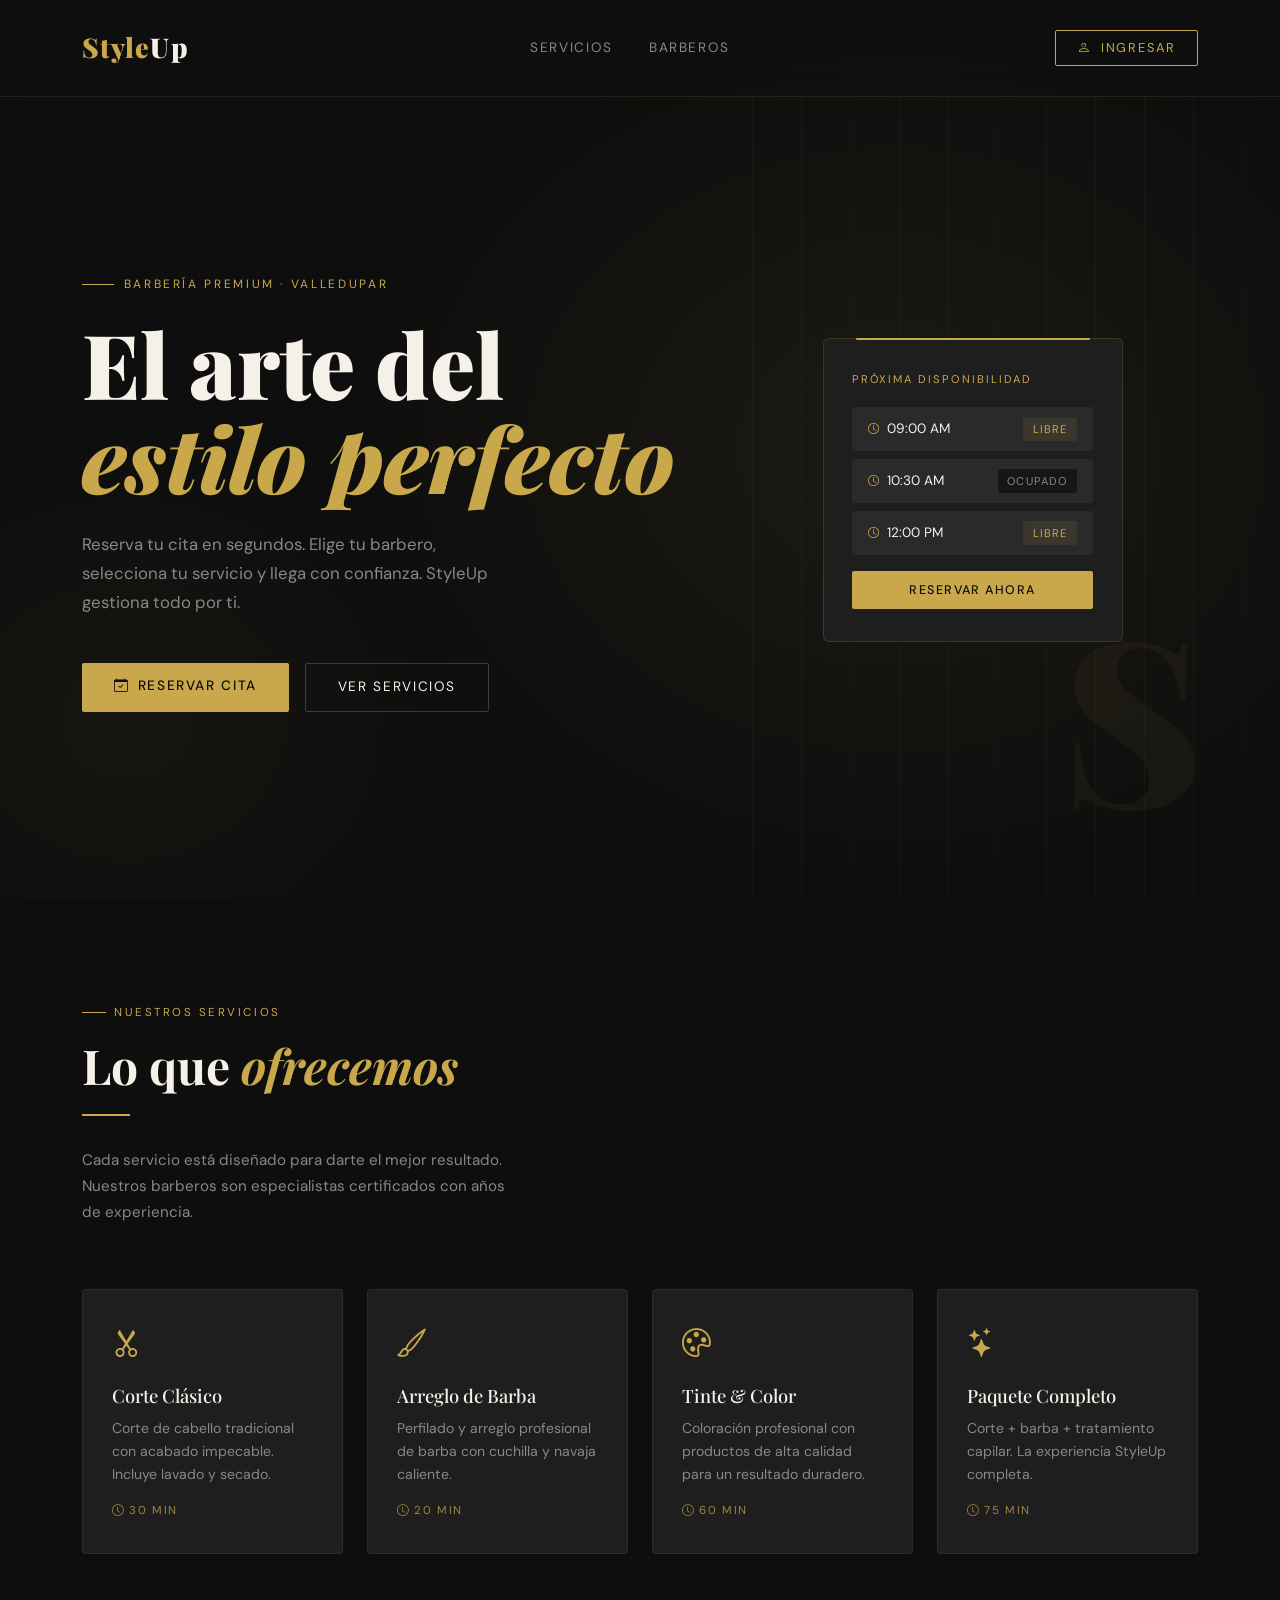
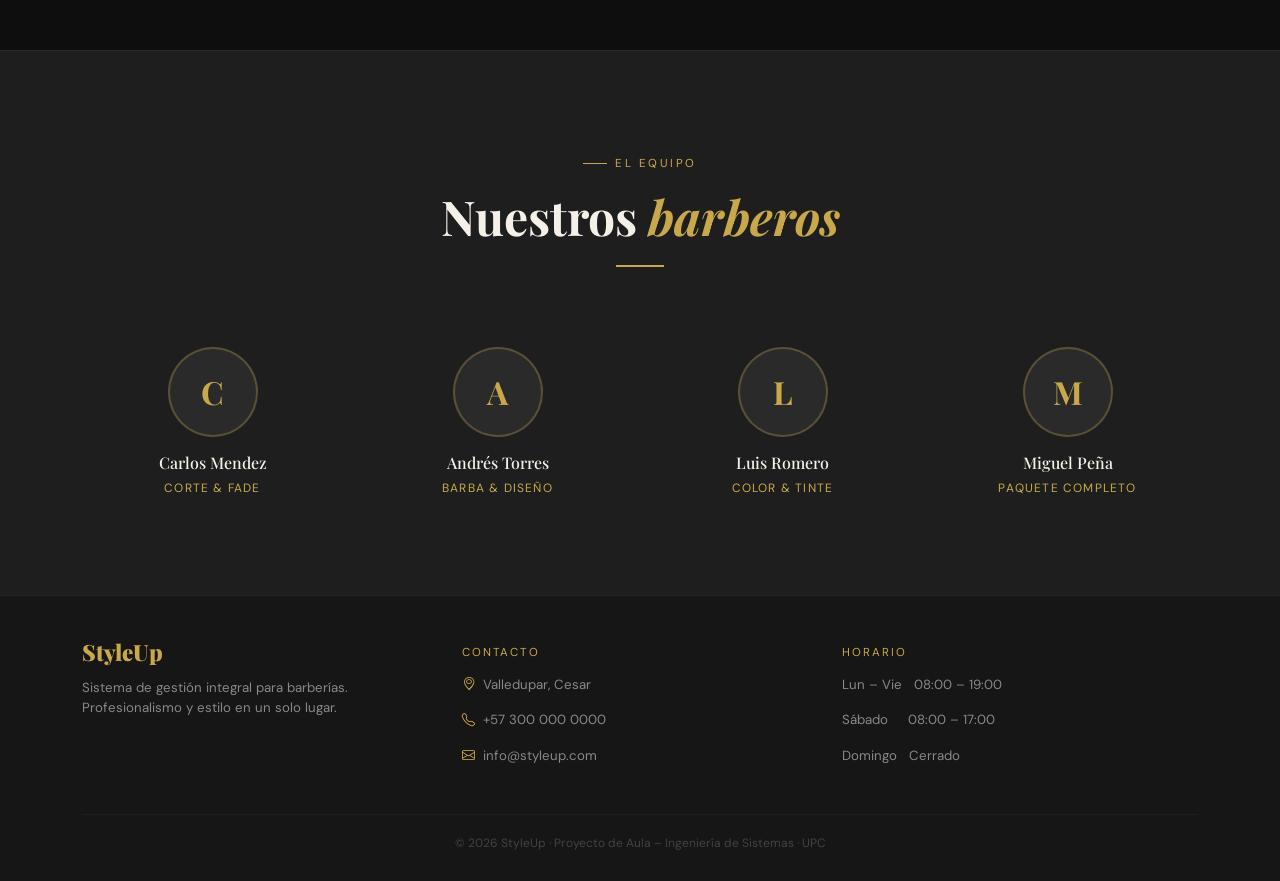
<file: index.html>
<!DOCTYPE html>
<html lang="es">
<head>
  <meta charset="UTF-8" />
  <meta name="viewport" content="width=device-width, initial-scale=1.0"/>
  <title>StyleUp – Barbería Premium</title>

  <!-- Bootstrap 5 -->
  <link href="https://cdn.jsdelivr.net/npm/bootstrap@5.3.3/dist/css/bootstrap.min.css" rel="stylesheet"/>
  <!-- Iconos de Bootstrap -->
  <link href="https://cdn.jsdelivr.net/npm/bootstrap-icons@1.11.3/font/bootstrap-icons.min.css" rel="stylesheet"/>
  <!-- Fuentes de Google -->
  <link href="https://fonts.googleapis.com/css2?family=Playfair+Display:wght@700;900&family=DM+Sans:wght@300;400;500&display=swap" rel="stylesheet"/>
  <!-- Nuestros estilos -->
  <link rel="stylesheet" href="estilos.css"/>
</head>
<body>

<!--NAVBAR -->
<nav class="navbar navbar-expand-lg" id="navPrincipal">
  <div class="container">
    <a class="navbar-brand" href="#">Style<span>Up</span></a>
    <button class="navbar-toggler border-0" type="button" data-bs-toggle="collapse" data-bs-target="#menuNav">
      <i class="bi bi-list text-light fs-4"></i>
    </button>
    <div class="collapse navbar-collapse" id="menuNav">
      <ul class="navbar-nav mx-auto gap-1">
        <li class="nav-item"><a class="nav-link" href="#servicios">Servicios</a></li>
        <li class="nav-item"><a class="nav-link" href="#barberos">Barberos</a></li>
      </ul>
      <div class="d-flex gap-2">
        <button class="btn-nav" data-bs-toggle="modal" data-bs-target="#modalLogin">
          <i class="bi bi-person me-1"></i> Ingresar
        </button>
      </div>
    </div>
  </div>
</nav>

<!-- HERO -->
<section class="hero" id="inicio">
  <div class="hero-lineas"></div>
  <div class="hero-letra">S</div>
  <div class="container position-relative" style="z-index:2">
    <div class="row align-items-center">
      <div class="col-lg-7">
        <div class="hero-etiqueta">Barbería Premium · Valledupar</div>
        <h1 class="hero-titulo">
          El arte del<br/>
          <span class="acento">estilo perfecto</span>
        </h1>
        <p class="hero-descripcion">
          Reserva tu cita en segundos. Elige tu barbero, selecciona tu servicio
          y llega con confianza. StyleUp gestiona todo por ti.
        </p>
        <div class="hero-botones">
          <a href="#" class="btn-principal" data-bs-toggle="modal" data-bs-target="#modalLogin">
            <i class="bi bi-calendar-check me-2"></i>Reservar cita
          </a>
          <a href="#servicios" class="btn-contorno">Ver servicios</a>
        </div>
      </div>
      <div class="col-lg-5 d-none d-lg-flex justify-content-center">
        <div style="background:var(--oscuro3);border:1px solid rgba(201,168,76,.18);border-radius:6px;padding:2rem 1.8rem;width:300px;animation:subirFadeIn 1s .8s ease both;position:relative;">
          <div style="position:absolute;top:-1px;left:2rem;right:2rem;height:2px;background:var(--dorado);border-radius:2px;"></div>
          <p style="font-size:.7rem;letter-spacing:.18em;text-transform:uppercase;color:var(--dorado);margin-bottom:1.2rem;">Próxima disponibilidad</p>
          <div class="d-flex flex-column gap-2">
            <div style="background:var(--medio);border-radius:3px;padding:.65rem 1rem;display:flex;justify-content:space-between;align-items:center;">
              <span style="font-size:.85rem;color:var(--claro);"><i class="bi bi-clock me-2" style="color:var(--dorado);font-size:.7rem;"></i>09:00 AM</span>
              <span style="font-size:.7rem;letter-spacing:.1em;text-transform:uppercase;color:var(--dorado);background:rgba(201,168,76,.1);padding:.2rem .6rem;border-radius:2px;">Libre</span>
            </div>
            <div style="background:var(--medio);border-radius:3px;padding:.65rem 1rem;display:flex;justify-content:space-between;align-items:center;">
              <span style="font-size:.85rem;color:var(--claro);"><i class="bi bi-clock me-2" style="color:var(--dorado);font-size:.7rem;"></i>10:30 AM</span>
              <span style="font-size:.7rem;letter-spacing:.1em;text-transform:uppercase;color:var(--gris);background:var(--oscuro2);padding:.2rem .6rem;border-radius:2px;">Ocupado</span>
            </div>
            <div style="background:var(--medio);border-radius:3px;padding:.65rem 1rem;display:flex;justify-content:space-between;align-items:center;">
              <span style="font-size:.85rem;color:var(--claro);"><i class="bi bi-clock me-2" style="color:var(--dorado);font-size:.7rem;"></i>12:00 PM</span>
              <span style="font-size:.7rem;letter-spacing:.1em;text-transform:uppercase;color:var(--dorado);background:rgba(201,168,76,.1);padding:.2rem .6rem;border-radius:2px;">Libre</span>
            </div>
          </div>
          <a href="#reservar" class="btn-principal d-block text-center mt-3" style="font-size:.78rem;padding:.6rem;">Reservar ahora</a>
        </div>
      </div>
    </div>
  </div>
</section>


<!-- SERVICIOS  -->
<section class="seccion" id="servicios">
  <div class="container">
    <div class="row mb-5">
      <div class="col-lg-5">
        <div class="seccion-etiqueta">Nuestros servicios</div>
        <h2 class="seccion-titulo">Lo que <span class="acento">ofrecemos</span></h2>
        <div class="separador-dorado"></div>
        <p class="seccion-subtitulo">Cada servicio está diseñado para darte el mejor resultado. Nuestros barberos son especialistas certificados con años de experiencia.</p>
      </div>
    </div>
    <div class="row g-4">
      <div class="col-md-6 col-lg-3">
        <div class="tarjeta-servicio">
          <i class="bi bi-scissors icono"></i>
          <h5>Corte Clásico</h5>
          <p>Corte de cabello tradicional con acabado impecable. Incluye lavado y secado.</p>
          <span class="tiempo-servicio"><i class="bi bi-clock me-1"></i>30 min</span>
        </div>
      </div>
      <div class="col-md-6 col-lg-3">
        <div class="tarjeta-servicio">
          <i class="bi bi-brush icono"></i>
          <h5>Arreglo de Barba</h5>
          <p>Perfilado y arreglo profesional de barba con cuchilla y navaja caliente.</p>
          <span class="tiempo-servicio"><i class="bi bi-clock me-1"></i>20 min</span>
        </div>
      </div>
      <div class="col-md-6 col-lg-3">
        <div class="tarjeta-servicio">
          <i class="bi bi-palette icono"></i>
          <h5>Tinte & Color</h5>
          <p>Coloración profesional con productos de alta calidad para un resultado duradero.</p>
          <span class="tiempo-servicio"><i class="bi bi-clock me-1"></i>60 min</span>
        </div>
      </div>
      <div class="col-md-6 col-lg-3">
        <div class="tarjeta-servicio">
          <i class="bi bi-stars icono"></i>
          <h5>Paquete Completo</h5>
          <p>Corte + barba + tratamiento capilar. La experiencia StyleUp completa.</p>
          <span class="tiempo-servicio"><i class="bi bi-clock me-1"></i>75 min</span>
        </div>
      </div>
    </div>
  </div>
</section>

<!-- BARBEROS  -->
<section class="seccion" id="barberos" style="background:var(--oscuro3);border-top:1px solid rgba(201,168,76,.08);">
  <div class="container">
    <div class="row mb-5">
      <div class="col text-center">
        <div class="seccion-etiqueta justify-content-center">El equipo</div>
        <h2 class="seccion-titulo">Nuestros <span class="acento">barberos</span></h2>
        <div class="separador-dorado mx-auto"></div>
      </div>
    </div>
    <div class="row g-4 justify-content-center">
      <div class="col-6 col-md-3">
        <div class="tarjeta-barbero">
          <div class="avatar-barbero">C</div>
          <h6>Carlos Mendez</h6>
          <small>Corte & Fade</small>
        </div>
      </div>
      <div class="col-6 col-md-3">
        <div class="tarjeta-barbero">
          <div class="avatar-barbero">A</div>
          <h6>Andrés Torres</h6>
          <small>Barba & Diseño</small>
        </div>
      </div>
      <div class="col-6 col-md-3">
        <div class="tarjeta-barbero">
          <div class="avatar-barbero">L</div>
          <h6>Luis Romero</h6>
          <small>Color & Tinte</small>
        </div>
      </div>
      <div class="col-6 col-md-3">
        <div class="tarjeta-barbero">
          <div class="avatar-barbero">M</div>
          <h6>Miguel Peña</h6>
          <small>Paquete Completo</small>
        </div>
      </div>
    </div>
  </div>
</section>

<!-- MODAL DE INICIO DE SESIÓN -->
<div class="modal fade" id="modalLogin" tabindex="-1">
  <div class="modal-dialog modal-dialog-centered">
    <div class="modal-content">
      <div class="modal-header">
        <h5 class="modal-title">
          <i class="bi bi-person-circle me-2" style="font-size:1.1rem;"></i>Iniciar sesión
        </h5>
        <button type="button" class="btn-close" data-bs-dismiss="modal"></button>
      </div>
      <div class="modal-body">
        <div class="mb-3">
          <label class="etiqueta-campo">Correo electrónico</label>
          <input type="email" class="campo-formulario" placeholder="correo@ejemplo.com"/>
        </div>
        <div class="mb-4">
          <label class="etiqueta-campo">Contraseña</label>
          <input type="password" class="campo-formulario" placeholder="••••••••"/>
        </div>
        <a href="dashboard.html" class="btn-principal w-100 d-block text-center" style="border-radius:3px;">Entrar</a>
        <p style="text-align:center;font-size:.78rem;color:var(--gris);margin-top:1.2rem;">
          ¿No tienes cuenta? <a href="#" data-bs-dismiss="modal" data-bs-toggle="modal" data-bs-target="#modalRegistro" style="color:var(--dorado);text-decoration:none;">Regístrate aquí</a>
        </p>
      </div>
    </div>
  </div>
</div>

<!-- MODAL DE REGISTRO -->
<div class="modal fade" id="modalRegistro" tabindex="-1">
  <div class="modal-dialog modal-dialog-centered">
    <div class="modal-content">
      <div class="modal-header">
        <h5 class="modal-title">
          <i class="bi bi-person-plus me-2" style="font-size:1.1rem;"></i>
          Crear cuenta
        </h5>
        <button type="button" class="btn-close" data-bs-dismiss="modal"></button>
      </div>
      <div class="modal-body">
        <div class="mb-3">
          <label class="etiqueta-campo">Nombre completo</label>
          <input type="text" class="campo-formulario" placeholder="Tu nombre"/>
        </div>
        <div class="mb-3">
          <label class="etiqueta-campo">Teléfono / Cédula</label>
          <input type="text" class="campo-formulario" placeholder="Número de contacto"/>
        </div>
        <div class="mb-3">
          <label class="etiqueta-campo">Correo electrónico</label>
          <input type="email" class="campo-formulario" placeholder="correo@ejemplo.com"/>
        </div>
        <div class="mb-4">
          <label class="etiqueta-campo">Contraseña</label>
          <input type="password" class="campo-formulario" placeholder="••••••••"/>
        </div>
        <button class="btn-principal w-100" style="text-align:center;border-radius:3px;">
          <i class="bi bi-person-check me-2"></i>Registrarse
        </button>
        <p style="text-align:center;font-size:.78rem;color:var(--gris);margin-top:1.2rem;">
          ¿Ya tienes cuenta?
          <a href="#" data-bs-dismiss="modal" data-bs-toggle="modal"
             data-bs-target="#modalLogin"
             style="color:var(--dorado);text-decoration:none;">Inicia sesión</a>
        </p>
      </div>
    </div>
  </div>
</div>

<!-- PIE DE PÁGINA -->
<footer>
  <div class="container">
    <div class="row g-4">
      <div class="col-md-4">
        <div class="marca">StyleUp</div>
        <p>Sistema de gestión integral para barberías. Profesionalismo y estilo en un solo lugar.</p>
      </div>
      <div class="col-md-4">
        <p style="font-size:.72rem;letter-spacing:.18em;text-transform:uppercase;color:var(--dorado);margin-bottom:.8rem;">
          Contacto
        </p>
        <p><i class="bi bi-geo-alt me-2" style="color:var(--dorado);"></i>Valledupar, Cesar</p>
        <p><i class="bi bi-telephone me-2" style="color:var(--dorado);"></i>+57 300 000 0000</p>
        <p><i class="bi bi-envelope me-2" style="color:var(--dorado);"></i><a href="mailto:info@styleup.com" style="color:var(--gris);text-decoration:none;">info@styleup.com</a></p>
      </div>
      <div class="col-md-4">
        <p style="font-size:.72rem;letter-spacing:.18em;text-transform:uppercase;color:var(--dorado);margin-bottom:.8rem;">
          Horario
        </p>
        <p>Lun – Vie &nbsp; 08:00 – 19:00</p>
        <p>Sábado &nbsp;&nbsp;&nbsp; 08:00 – 17:00</p>
        <p>Domingo &nbsp; Cerrado</p>
      </div>
    </div>
    <div class="derechos">
      © 2026 StyleUp · Proyecto de Aula – Ingeniería de Sistemas · UPC
    </div>
  </div>
</footer>

<!-- Bootstrap JS -->
<script src="https://cdn.jsdelivr.net/npm/bootstrap@5.3.3/dist/js/bootstrap.bundle.min.js"></script>
<script src="script.js"></script>
</body>
</html>
</file>
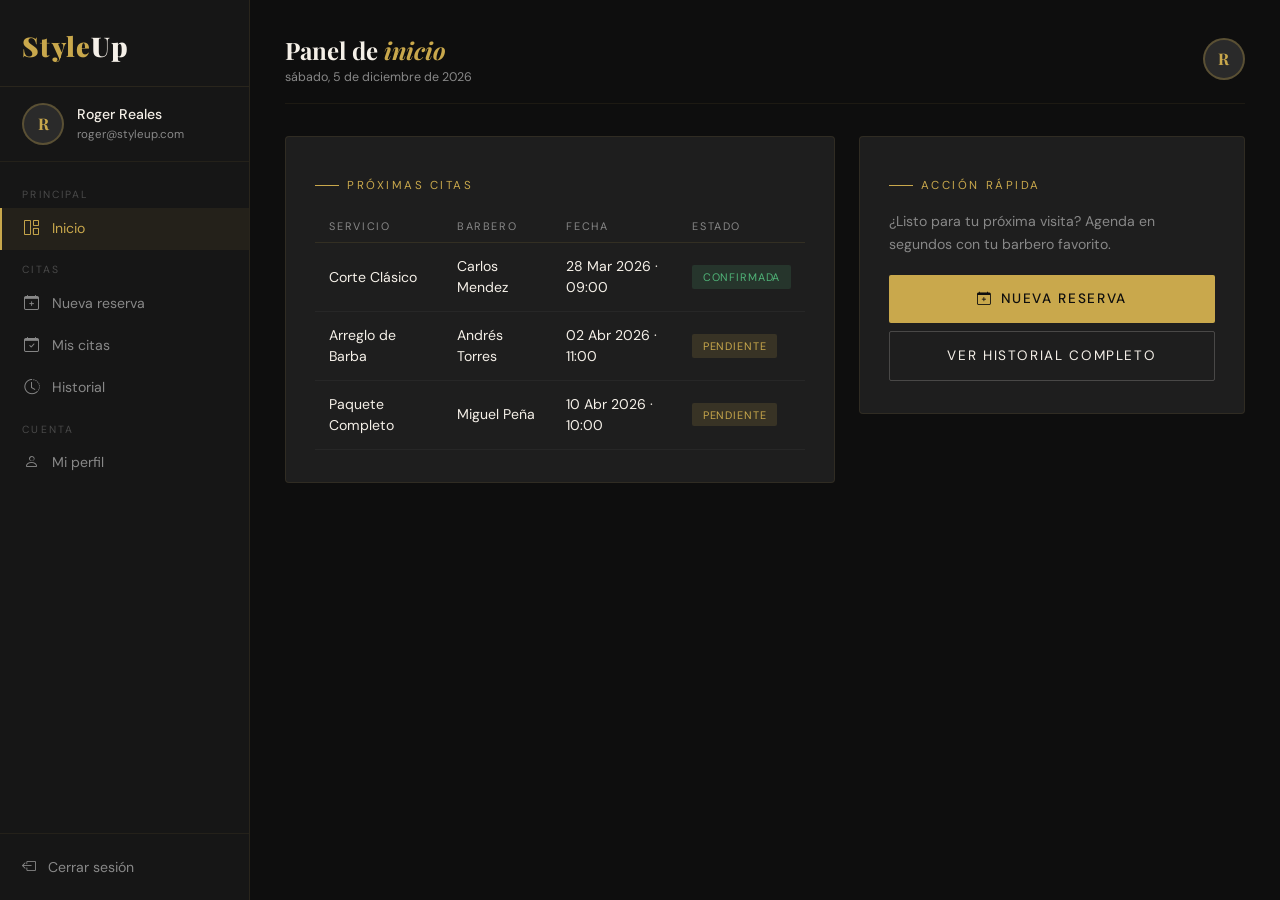
<file: dashboard.html>
<!DOCTYPE html>
<html lang="es">
<head>
  <meta charset="UTF-8"/>
  <meta name="viewport" content="width=device-width, initial-scale=1.0"/>
  <title>StyleUp – Mi Cuenta</title>
  <link href="https://cdn.jsdelivr.net/npm/bootstrap@5.3.3/dist/css/bootstrap.min.css" rel="stylesheet"/>
  <link href="https://cdn.jsdelivr.net/npm/bootstrap-icons@1.11.3/font/bootstrap-icons.min.css" rel="stylesheet"/>
  <link href="https://fonts.googleapis.com/css2?family=Playfair+Display:wght@700;900&family=DM+Sans:wght@300;400;500&display=swap" rel="stylesheet"/>
  <link rel="stylesheet" href="estilos.css"/>
  <link rel="stylesheet" href="dashboard.css"/>
</head>
<body>

<div class="overlay-sidebar" id="overlay" onclick="cerrarSidebar()"></div>

<!-- ══ SIDEBAR ══ -->
<aside class="sidebar" id="sidebar">

  <div class="sidebar-header">
    <a class="navbar-brand" href="index.html">Style<span>Up</span></a>
  </div>

  <div class="sidebar-usuario">
    <!-- Inicial y datos del usuario se inyectan desde usuarioActual en script.js -->
    <div class="avatar-barbero" style="width:42px;height:42px;font-size:1rem;margin:0;flex-shrink:0;" id="avatarSidebar"></div>
    <div style="overflow:hidden;">
      <div style="font-size:.88rem;font-weight:500;color:var(--claro);white-space:nowrap;overflow:hidden;text-overflow:ellipsis;" id="nombreSidebar"></div>
      <div style="font-size:.72rem;color:var(--gris);white-space:nowrap;overflow:hidden;text-overflow:ellipsis;" id="emailSidebar"></div>
    </div>
  </div>

  <nav class="sidebar-nav">
    <div class="nav-seccion-label">Principal</div>
    <div class="nav-item-dash activo" onclick="mostrarPanel('inicio')">
      <i class="bi bi-grid-1x2"></i> Inicio
    </div>

    <div class="nav-seccion-label">Citas</div>
    <div class="nav-item-dash" onclick="mostrarPanel('reservar')">
      <i class="bi bi-calendar-plus"></i> Nueva reserva
    </div>
    <div class="nav-item-dash" onclick="mostrarPanel('miscitas')">
      <i class="bi bi-calendar-check"></i> Mis citas
    </div>
    <div class="nav-item-dash" onclick="mostrarPanel('historial')">
      <i class="bi bi-clock-history"></i> Historial
    </div>

    <div class="nav-seccion-label">Cuenta</div>
    <div class="nav-item-dash" onclick="mostrarPanel('perfil')">
      <i class="bi bi-person"></i> Mi perfil
    </div>
  </nav>

  <div class="sidebar-footer">
    <button class="btn-cerrar-sesion" onclick="cerrarSesion()">
      <i class="bi bi-box-arrow-left"></i> Cerrar sesión
    </button>
  </div>
</aside>

<!-- ══ CONTENIDO PRINCIPAL ══ -->
<main class="main-content">

  <!-- Topbar -->
  <div class="topbar">
    <div class="d-flex align-items-center gap-3">
      <button class="btn-menu-movil" onclick="abrirSidebar()"><i class="bi bi-list"></i></button>
      <div>
        <div style="font-family:'Playfair Display',serif;font-size:1.5rem;font-weight:700;color:var(--claro);" id="tituloPagina">
          Panel de <span style="color:var(--dorado);font-style:italic;">inicio</span>
        </div>
        <!-- Fecha inyectada dinámicamente desde renderizarFecha() -->
        <div style="font-size:.78rem;color:var(--gris);" id="fechaTopbar"></div>
      </div>
    </div>
    <!-- Inicial del avatar inyectada desde usuarioActual -->
    <div class="avatar-barbero" style="width:42px;height:42px;font-size:1rem;margin:0;cursor:pointer;" onclick="mostrarPanel('perfil')" id="avatarTopbar"></div>
  </div>

  <!-- ── PANEL: INICIO ── -->
  <div class="panel activo" id="panel-inicio">
    <div class="row g-4">
      <div class="col-lg-7">
        <div class="tarjeta-servicio" style="height:auto;">
          <div class="seccion-etiqueta">Próximas citas</div>
          <table class="tabla-citas">
            <thead>
              <tr><th>Servicio</th><th>Barbero</th><th>Fecha</th><th>Estado</th></tr>
            </thead>
            <!-- Filas generadas desde el array citasProximas en script.js -->
            <tbody id="tbodyCitasProximas"></tbody>
          </table>
        </div>
      </div>
      <div class="col-lg-5">
        <div class="tarjeta-servicio" style="height:auto;">
          <div class="seccion-etiqueta">Acción rápida</div>
          <p style="font-size:.88rem;color:var(--gris);line-height:1.65;margin-bottom:1.2rem;">
            ¿Listo para tu próxima visita? Agenda en segundos con tu barbero favorito.
          </p>
          <button class="btn-principal w-100 mb-2" onclick="mostrarPanel('reservar')">
            <i class="bi bi-calendar-plus me-2"></i>Nueva reserva
          </button>
          <button class="btn-contorno w-100" onclick="mostrarPanel('historial')">
            Ver historial completo
          </button>
        </div>
      </div>
    </div>
  </div>

  <!-- ── PANEL: NUEVA RESERVA ── -->
  <div class="panel" id="panel-reservar">
    <div class="row g-4">
      <div class="col-lg-4">
        <div class="seccion-etiqueta">Agenda fácil</div>
        <h2 class="seccion-titulo">Reserva tu <span class="acento">cita</span></h2>
        <div class="separador-dorado"></div>
        <p class="seccion-subtitulo">Selecciona tu barbero, servicio, fecha y hora. Confirma al instante.</p>
        <div class="d-flex flex-column gap-2 mt-3">
          <div style="display:flex;align-items:center;gap:.6rem;">
            <i class="bi bi-check-circle-fill" style="color:var(--dorado);"></i>
            <span style="font-size:.85rem;color:var(--gris);">Confirmación inmediata</span>
          </div>
          <div style="display:flex;align-items:center;gap:.6rem;">
            <i class="bi bi-check-circle-fill" style="color:var(--dorado);"></i>
            <span style="font-size:.85rem;color:var(--gris);">Cancelación sin costo</span>
          </div>
          <div style="display:flex;align-items:center;gap:.6rem;">
            <i class="bi bi-check-circle-fill" style="color:var(--dorado);"></i>
            <span style="font-size:.85rem;color:var(--gris);">Historial de citas</span>
          </div>
        </div>
      </div>

      <div class="col-lg-8">
        <div class="tarjeta-servicio" style="height:auto;">
          <h5 style="font-family:'Playfair Display',serif;color:var(--claro);margin-bottom:1.4rem;">Nueva reservación</h5>
          <div class="row g-3">
            <div class="col-md-6">
              <label class="etiqueta-campo">Barbero</label>
              <!-- Opciones generadas desde el array barberos en script.js -->
              <select class="campo-formulario" id="selBarbero"></select>
            </div>
            <div class="col-md-6">
              <label class="etiqueta-campo">Especialidad</label>
              <!-- Opciones generadas desde el array servicios en script.js -->
              <select class="campo-formulario" id="selEspecialidad"></select>
            </div>
            <div class="col-md-6">
              <label class="etiqueta-campo">Fecha</label>
              <input type="date" class="campo-formulario" id="selFecha"/>
            </div>
            <div class="col-md-6">
              <label class="etiqueta-campo">Hora</label>
              <!-- Opciones generadas desde el array horasDisponibles en script.js -->
              <select class="campo-formulario" id="selHora"></select>
            </div>

            <!-- IMAGEN DE REFERENCIA -->
            <div class="col-12">
              <label class="etiqueta-campo">Imagen de referencia (opcional)</label>
              <input
                type="file"
                id="inputImagen"
                accept=".jpg,.jpeg,.png,.webp"
                style="display:none;"
                onchange="cargarImagen(event)"
              />
              <div
                id="zonaImagen"
                onclick="document.getElementById('inputImagen').click()"
                style="border:1px dashed rgba(201,168,76,.35);border-radius:3px;padding:1.4rem;text-align:center;cursor:pointer;transition:border-color .2s,background .2s;background:var(--oscuro2);"
                onmouseover="this.style.borderColor='var(--dorado)';this.style.background='rgba(201,168,76,.05)'"
                onmouseout="this.style.borderColor='rgba(201,168,76,.35)';this.style.background='var(--oscuro2)'"
              >
                <div id="zonaPlaceholder">
                  <i class="bi bi-image" style="font-size:1.8rem;color:rgba(201,168,76,.4);display:block;margin-bottom:.5rem;"></i>
                  <span style="font-size:.82rem;color:var(--gris);">Haz clic para subir una imagen de referencia</span><br/>
                  <span style="font-size:.72rem;color:rgba(136,136,136,.5);letter-spacing:.08em;">JPG · JPEG · PNG · WEBP</span>
                </div>
                <div id="zonaPreview" style="display:none;">
                  <img id="previewImg" style="max-height:140px;max-width:100%;border-radius:3px;object-fit:cover;" alt="Referencia de corte"/>
                  <div style="margin-top:.6rem;font-size:.78rem;color:var(--dorado);" id="nombreArchivo"></div>
                  <button class="btn-nav" style="margin-top:.5rem;font-size:.7rem;padding:.25rem .7rem;" onclick="eliminarImagen(event)">
                    <i class="bi bi-x me-1"></i>Quitar imagen
                  </button>
                </div>
              </div>
              <div id="errorImagen" style="display:none;margin-top:.4rem;font-size:.78rem;color:#dc5050;">
                <i class="bi bi-exclamation-circle me-1"></i>Solo se permiten imágenes JPG, JPEG, PNG o WEBP.
              </div>
            </div>

            <div class="col-12 mt-1">
              <button class="btn-principal" onclick="confirmarCita()">
                <i class="bi bi-calendar2-check me-2"></i>Confirmar cita
              </button>
            </div>
          </div>

          <div id="alertaReserva" style="display:none;margin-top:1rem;background:rgba(80,180,120,.1);border:1px solid rgba(80,180,120,.25);border-radius:3px;color:#50b478;padding:.75rem 1rem;font-size:.88rem;">
            <i class="bi bi-check-circle me-2"></i>¡Cita reservada con éxito! Te esperamos.
          </div>
        </div>
      </div>
    </div>
  </div>

  <!-- ── PANEL: MIS CITAS ── -->
  <div class="panel" id="panel-miscitas">
    <div class="tarjeta-servicio" style="height:auto;">
      <div class="d-flex justify-content-between align-items-center mb-3">
        <div class="seccion-etiqueta" style="margin:0;">Citas programadas</div>
        <button class="btn-nav" onclick="mostrarPanel('reservar')">
          <i class="bi bi-plus me-1"></i>Nueva cita
        </button>
      </div>
      <table class="tabla-citas">
        <thead>
          <tr><th>Servicio</th><th>Barbero</th><th>Fecha</th><th>Hora</th><th>Estado</th><th></th></tr>
        </thead>
        <!-- Filas generadas desde el array citasProximas en script.js -->
        <tbody id="tbodyMisCitas"></tbody>
      </table>
    </div>
  </div>

  <!-- ── PANEL: HISTORIAL ── -->
  <div class="panel" id="panel-historial">
    <div class="tarjeta-servicio" style="height:auto;">
      <div class="seccion-etiqueta">Historial completo</div>
      <table class="tabla-citas">
        <thead>
          <tr><th>Servicio</th><th>Barbero</th><th>Fecha</th><th>Estado</th></tr>
        </thead>
        <!-- Filas generadas desde el array historialCitas en script.js -->
        <tbody id="tbodyHistorial"></tbody>
      </table>
    </div>
  </div>

  <!-- ── PANEL: PERFIL ── -->
  <div class="panel" id="panel-perfil">
    <div class="row g-4">

      <div class="col-lg-4">
        <div class="tarjeta-servicio text-center" style="height:auto;">
          <!-- Datos inyectados desde usuarioActual en script.js -->
          <div class="avatar-barbero mx-auto mb-3" style="width:80px;height:80px;font-size:2rem;" id="avatarPerfil"></div>
          <h5 style="font-family:'Playfair Display',serif;color:var(--claro);" id="nombrePerfil"></h5>
          <p style="font-size:.78rem;color:var(--gris);margin-top:.3rem;" id="emailPerfil"></p>
          <div style="margin-top:1rem;padding-top:1rem;border-top:1px solid rgba(201,168,76,.08);">
            <span class="tiempo-servicio d-block mb-1">Miembro desde</span>
            <span style="color:var(--dorado);font-size:.9rem;" id="miembroPerfil"></span>
          </div>
          <div style="margin-top:.8rem;padding-top:.8rem;border-top:1px solid rgba(201,168,76,.08);">
            <span class="tiempo-servicio d-block mb-1">Visitas totales</span>
            <span style="font-family:'Playfair Display',serif;font-size:1.6rem;color:var(--claro);" id="visitasPerfil"></span>
          </div>
        </div>
      </div>

      <div class="col-lg-8">
        <div class="tarjeta-servicio" style="height:auto;">
          <div class="seccion-etiqueta">Información personal</div>
          <div class="row g-3">
            <div class="col-md-6">
              <label class="etiqueta-campo">Nombre completo</label>
              <!-- Valor inyectado desde usuarioActual en script.js -->
              <input type="text" class="campo-formulario" id="inputNombre"/>
            </div>
            <div class="col-md-6">
              <label class="etiqueta-campo">Teléfono</label>
              <input type="text" class="campo-formulario" id="inputTelefono" placeholder="+57 300 000 0000"/>
            </div>
            <div class="col-md-6">
              <label class="etiqueta-campo">Correo electrónico</label>
              <input type="email" class="campo-formulario" id="inputEmail"/>
            </div>
            <div class="col-md-6">
              <label class="etiqueta-campo">Cédula</label>
              <input type="text" class="campo-formulario" id="inputCedula" placeholder="Número de cédula"/>
            </div>
            <div class="col-12 mt-1">
              <button class="btn-principal" onclick="guardarPerfil()">
                <i class="bi bi-check2 me-2"></i>Guardar cambios
              </button>
            </div>
          </div>
          <div id="alertaPerfil" style="display:none;margin-top:1rem;background:rgba(80,180,120,.1);border:1px solid rgba(80,180,120,.25);border-radius:3px;color:#50b478;padding:.75rem 1rem;font-size:.88rem;">
            <i class="bi bi-check-circle me-2"></i>Perfil actualizado correctamente.
          </div>
        </div>

        <div class="tarjeta-servicio mt-3" style="height:auto;">
          <div class="seccion-etiqueta">Cambiar contraseña</div>
          <div class="row g-3">
            <div class="col-md-6">
              <label class="etiqueta-campo">Contraseña actual</label>
              <input type="password" class="campo-formulario" placeholder="••••••••"/>
            </div>
            <div class="col-md-6">
              <label class="etiqueta-campo">Nueva contraseña</label>
              <input type="password" class="campo-formulario" placeholder="••••••••"/>
            </div>
            <div class="col-12 mt-1">
              <button class="btn-nav">
                <i class="bi bi-shield-lock me-2"></i>Actualizar contraseña
              </button>
            </div>
          </div>
        </div>
      </div>

    </div>
  </div>

</main>

<script src="https://cdn.jsdelivr.net/npm/bootstrap@5.3.3/dist/js/bootstrap.bundle.min.js"></script>
<script src="script.js"></script>
</body>
</html>
</file>
<file: estilos.css>
/* VARIABLES DE COLOR */
:root {
  --dorado:        #C9A84C;
  --dorado-claro:  #e6c97a;
  --oscuro:        #0E0E0E;
  --oscuro2:       #161616;
  --oscuro3:       #1E1E1E;
  --medio:         #2A2A2A;
  --claro:         #F5F0E8;
  --gris:          #888;
}

/*  RESET BÁSICO  */
* {
  box-sizing: border-box;
  margin: 0;
  padding: 0;
}

body {
  background: var(--oscuro);
  color: var(--claro);
  font-family: 'DM Sans', sans-serif;
  overflow-x: hidden;
}

/*  NAVBAR */
.navbar {
  background: transparent;
  padding: 1.4rem 0;
  position: fixed;
  top: 0;
  width: 100%;
  z-index: 100;
  border-bottom: 1px solid rgba(201,168,76,.12);
  backdrop-filter: blur(12px);
  transition: background .3s;
}
.navbar.con-scroll { background: rgba(14,14,14,.95); }
.navbar-brand {
  font-family: 'Playfair Display', serif;
  font-size: 1.7rem;
  font-weight: 900;
  color: var(--dorado) !important;
  letter-spacing: .04em;
  text-decoration: none;
}
.navbar-brand span { color: var(--claro); }
.nav-link {
  color: var(--gris) !important;
  font-size: .85rem;
  letter-spacing: .12em;
  text-transform: uppercase;
  transition: color .2s;
  padding: .4rem 1rem !important;
}
.nav-link:hover { color: var(--dorado) !important; }
.btn-nav {
  background: transparent;
  border: 1px solid var(--dorado);
  color: var(--dorado) !important;
  border-radius: 2px;
  font-size: .8rem;
  letter-spacing: .14em;
  text-transform: uppercase;
  padding: .45rem 1.3rem;
  transition: background .2s, color .2s;
}
.btn-nav:hover { background: var(--dorado); color: var(--oscuro) !important; }

/* HERO  */
.hero {
  min-height: 100vh;
  display: flex;
  align-items: center;
  position: relative;
  overflow: hidden;
  padding-top: 80px;
}
.hero::after {
  content: '';
  position: absolute;
  inset: 0;
  background:
    radial-gradient(ellipse 60% 70% at 70% 50%, rgba(201,168,76,.08) 0%, transparent 70%),
    radial-gradient(ellipse 40% 50% at 10% 80%, rgba(201,168,76,.05) 0%, transparent 60%);
  pointer-events: none;
}
.hero-lineas {
  position: absolute;
  right: 0; top: 0; bottom: 0;
  width: 45%;
  background: repeating-linear-gradient(90deg, transparent, transparent 48px, rgba(201,168,76,.04) 48px, rgba(201,168,76,.04) 49px);
  pointer-events: none;
}
.hero-letra {
  position: absolute;
  right: 6%; bottom: 8%;
  font-family: 'Playfair Display', serif;
  font-size: clamp(8rem, 18vw, 18rem);
  font-weight: 900;
  line-height: 1;
  color: rgba(201,168,76,.05);
  user-select: none;
  pointer-events: none;
}
.hero-etiqueta {
  display: inline-flex;
  align-items: center;
  gap: .6rem;
  font-size: .75rem;
  letter-spacing: .22em;
  text-transform: uppercase;
  color: var(--dorado);
  margin-bottom: 1.4rem;
  opacity: 0;
  animation: subirFadeIn .8s .2s ease forwards;
}
.hero-etiqueta::before { content: ''; display: block; width: 32px; height: 1px; background: var(--dorado); }
.hero-titulo {
  font-family: 'Playfair Display', serif;
  font-size: clamp(3rem, 7vw, 6rem);
  font-weight: 900;
  line-height: 1.05;
  color: var(--claro);
  margin-bottom: 1.6rem;
  opacity: 0;
  animation: subirFadeIn .9s .35s ease forwards;
}
.hero-titulo .acento { color: var(--dorado); font-style: italic; }
.hero-descripcion {
  font-size: 1.05rem;
  color: var(--gris);
  max-width: 420px;
  line-height: 1.75;
  margin-bottom: 2.8rem;
  opacity: 0;
  animation: subirFadeIn .9s .5s ease forwards;
}
.hero-botones {
  display: flex;
  gap: 1rem;
  flex-wrap: wrap;
  opacity: 0;
  animation: subirFadeIn .9s .65s ease forwards;
}

/* BOTONES */
.btn-principal {
  background: var(--dorado);
  color: var(--oscuro);
  border: none;
  border-radius: 2px;
  font-size: .85rem;
  font-weight: 500;
  letter-spacing: .12em;
  text-transform: uppercase;
  padding: .85rem 2rem;
  text-decoration: none;
  transition: background .2s, transform .15s;
  display: inline-block;
}
.btn-principal:hover { background: var(--dorado-claro); color: var(--oscuro); transform: translateY(-2px); }
.btn-contorno {
  background: transparent;
  color: var(--claro);
  border: 1px solid rgba(245,240,232,.2);
  border-radius: 2px;
  font-size: .85rem;
  letter-spacing: .12em;
  text-transform: uppercase;
  padding: .85rem 2rem;
  text-decoration: none;
  transition: border-color .2s, color .2s;
  display: inline-block;
}
.btn-contorno:hover { border-color: var(--dorado); color: var(--dorado); }

/* SECCIONES */
.seccion { padding: 6rem 0; position: relative; z-index: 1; }
.seccion-etiqueta {
  display: inline-flex;
  align-items: center;
  gap: .5rem;
  font-size: .72rem;
  letter-spacing: .22em;
  text-transform: uppercase;
  color: var(--dorado);
  margin-bottom: 1rem;
}
.seccion-etiqueta::before { content: ''; display: block; width: 24px; height: 1px; background: var(--dorado); }
.seccion-titulo {
  font-family: 'Playfair Display', serif;
  font-size: clamp(2rem, 4vw, 3rem);
  font-weight: 700;
  color: var(--claro);
  margin-bottom: 1rem;
}
.seccion-titulo .acento { color: var(--dorado); font-style: italic; }
.seccion-subtitulo { color: var(--gris); font-size: .95rem; max-width: 440px; line-height: 1.7; }

/* TARJETAS DE SERVICIO */
.tarjeta-servicio {
  background: var(--oscuro3);
  border: 1px solid rgba(201,168,76,.1);
  border-radius: 4px;
  padding: 2rem 1.8rem;
  transition: border-color .25s, transform .25s;
  height: 100%;
}
.tarjeta-servicio:hover { border-color: var(--dorado); transform: translateY(-4px); }
.tarjeta-servicio .icono { font-size: 1.8rem; color: var(--dorado); margin-bottom: 1.2rem; display: block; }
.tarjeta-servicio h5 { font-family: 'Playfair Display', serif; font-size: 1.15rem; color: var(--claro); margin-bottom: .6rem; }
.tarjeta-servicio p { font-size: .88rem; color: var(--gris); line-height: 1.65; margin: 0; }
.tiempo-servicio {
  display: inline-block;
  margin-top: 1rem;
  font-size: .72rem;
  letter-spacing: .14em;
  text-transform: uppercase;
  color: var(--dorado);
  opacity: .75;
}

/* TARJETAS DE BARBERO */
.tarjeta-barbero { text-align: center; }
.avatar-barbero {
  width: 90px;
  height: 90px;
  border-radius: 50%;
  background: var(--medio);
  border: 2px solid rgba(201,168,76,.3);
  display: flex;
  align-items: center;
  justify-content: center;
  font-size: 2rem;
  color: var(--dorado);
  margin: 0 auto 1rem;
  font-family: 'Playfair Display', serif;
  font-weight: 700;
}
.tarjeta-barbero h6 { font-family: 'Playfair Display', serif; font-size: 1rem; color: var(--claro); margin-bottom: .2rem; }
.tarjeta-barbero small { font-size: .75rem; letter-spacing: .1em; text-transform: uppercase; color: var(--dorado); }

/* SEPARADOR DORADO */
.separador-dorado {
  width: 48px;
  height: 2px;
  background: var(--dorado);
  margin: 1.2rem 0 2rem;
}

/* MODAL DE INICIO DE SESIÓN */
.etiqueta-campo {
  font-size: .75rem;
  letter-spacing: .14em;
  text-transform: uppercase;
  color: var(--gris);
  margin-bottom: .45rem;
  display: block;
}

.campo-formulario {
  background: var(--oscuro2);
  border: 1px solid rgba(201,168,76,.18);
  border-radius: 2px;
  color: var(--claro);
  padding: .7rem 1rem;
  font-size: .9rem;
  width: 100%;
  transition: border-color .2s;
  outline: none;
}
.modal-content {
  background: var(--oscuro2);
  border: 1px solid rgba(201,168,76,.2);
  border-radius: 4px;
  color: var(--claro);
}
.modal-header {
  border-bottom: 1px solid rgba(201,168,76,.1);
  padding: 1.5rem 1.8rem 1rem;
}
.modal-title {
  font-family: 'Playfair Display', serif;
  color: var(--dorado);
}
.btn-close {
  filter: invert(1) brightness(.6);
}
.modal-body {
  padding: 1.8rem;
}

/* PIE DE PÁGINA */
footer {
  background: var(--oscuro2);
  border-top: 1px solid rgba(201,168,76,.1);
  padding: 2.5rem 0 1.8rem;
  position: relative;
  z-index: 1;
}
footer .marca {
  font-family: 'Playfair Display', serif;
  font-size: 1.4rem;
  font-weight: 900;
  color: var(--dorado);
}
footer p {
  font-size: .83rem;
  color: var(--gris);
  margin-top: .5rem;
}
footer .derechos {
  font-size: .75rem;
  color: rgba(136,136,136,.4);
  text-align: center;
  border-top: 1px solid rgba(201,168,76,.06);
  padding-top: 1.2rem;
  margin-top: 2rem;
}

/* ANIMACIONES */
@keyframes subirFadeIn {
  from { opacity: 0; transform: translateY(22px); }
  to { opacity: 1; transform: translateY(0); }
}

/* RESPONSIVE */
@media (max-width: 768px) {
  .hero {
    text-align: center;
  }
  .hero-descripcion {
    margin-left: auto;
    margin-right: auto;
  }
  .hero-botones {
    justify-content: center;
  }
  .separador-dorado {
    margin-left: auto;
    margin-right: auto;
  }
}
</file>
<file: dashboard.css>
.sidebar {
    width: 250px;
    background: var(--oscuro2);
    border-right: 1px solid rgba(201,168,76,.1);
    position: fixed;
    top: 0; left: 0; bottom: 0;
    display: flex;
    flex-direction: column;
    z-index: 50;
    transition: transform .3s;
}
.sidebar-header {
    padding: 1.6rem 1.4rem 1.2rem;
    border-bottom: 1px solid rgba(201,168,76,.1);
}
.sidebar-usuario {
    padding: 1rem 1.4rem;
    border-bottom: 1px solid rgba(201,168,76,.08);
    display: flex;
    align-items: center;
    gap: .8rem;
}
.sidebar-nav { flex: 1; padding: .8rem 0; overflow-y: auto; }
.sidebar-footer { border-top: 1px solid rgba(201,168,76,.08); padding: .8rem 0; }

.nav-seccion-label {
    font-size: .65rem;
    letter-spacing: .2em;
    text-transform: uppercase;
    color: rgba(136,136,136,.45);
    padding: .8rem 1.4rem .3rem;
}
.nav-item-dash {
    display: flex;
    align-items: center;
    gap: .7rem;
    padding: .6rem 1.4rem;
    font-size: .88rem;
    color: var(--gris);
    cursor: pointer;
    transition: color .2s, background .2s;
    border-left: 2px solid transparent;
    user-select: none;
}
.nav-item-dash i { font-size: .95rem; width: 16px; flex-shrink: 0; }
.nav-item-dash:hover { color: var(--claro); background: rgba(201,168,76,.05); }
.nav-item-dash.activo { color: var(--dorado); background: rgba(201,168,76,.08); border-left-color: var(--dorado); }

.main-content { margin-left: 250px; min-height: 100vh; padding: 2rem 2.2rem; }

.topbar {
    display: flex;
    align-items: center;
    justify-content: space-between;
    margin-bottom: 2rem;
    padding-bottom: 1rem;
    border-bottom: 1px solid rgba(201,168,76,.08);
}

.panel { display: none; animation: subirFadeIn .4s ease forwards; }
.panel.activo { display: block; }

.tabla-citas { width: 100%; border-collapse: collapse; font-size: .88rem; }
.tabla-citas thead th {
    font-size: .68rem;
    letter-spacing: .15em;
    text-transform: uppercase;
    color: var(--gris);
    padding: .5rem .9rem;
    border-bottom: 1px solid rgba(201,168,76,.12);
    font-weight: 400;
    text-align: left;
}
.tabla-citas tbody tr {
    border-bottom: 1px solid rgba(255,255,255,.04);
    transition: background .15s;
}
.tabla-citas tbody tr:hover { background: rgba(201,168,76,.04); }
.tabla-citas tbody td { padding: .8rem .9rem; color: var(--claro); vertical-align: middle; }

.badge-estado {
    display: inline-block;
    font-size: .68rem;
    letter-spacing: .08em;
    text-transform: uppercase;
    padding: .22rem .65rem;
    border-radius: 2px;
}
.badge-pendiente  { background: rgba(201,168,76,.15); color: var(--dorado); }
.badge-confirmada { background: rgba(80,180,120,.15);  color: #50b478; }
.badge-completada { background: rgba(100,150,255,.15); color: #6496ff; }
.badge-cancelada  { background: rgba(220,80,80,.15);   color: #dc5050; }

.btn-cerrar-sesion {
    display: flex;
    align-items: center;
    gap: .7rem;
    padding: .6rem 1.4rem;
    font-size: .88rem;
    color: var(--gris);
    cursor: pointer;
    transition: color .2s;
    width: 100%;
    background: none;
    border: none;
    font-family: 'DM Sans', sans-serif;
}
.btn-cerrar-sesion:hover { color: #e06060; }

.overlay-sidebar {
    display: none;
    position: fixed;
    inset: 0;
    background: rgba(0,0,0,.6);
    z-index: 40;
}
.overlay-sidebar.activo { display: block; }

.btn-menu-movil {
    display: none;
    background: none;
    border: none;
    color: var(--claro);
    font-size: 1.4rem;
    cursor: pointer;
}

select.campo-formulario option { background: var(--oscuro2); }
.campo-formulario:focus { border-color: var(--dorado); }

@media (max-width: 900px) {
    .sidebar { transform: translateX(-100%); }
    .sidebar.abierto { transform: translateX(0); }
    .main-content { margin-left: 0; padding: 1.2rem; }
    .btn-menu-movil { display: block; }
}
</file>
